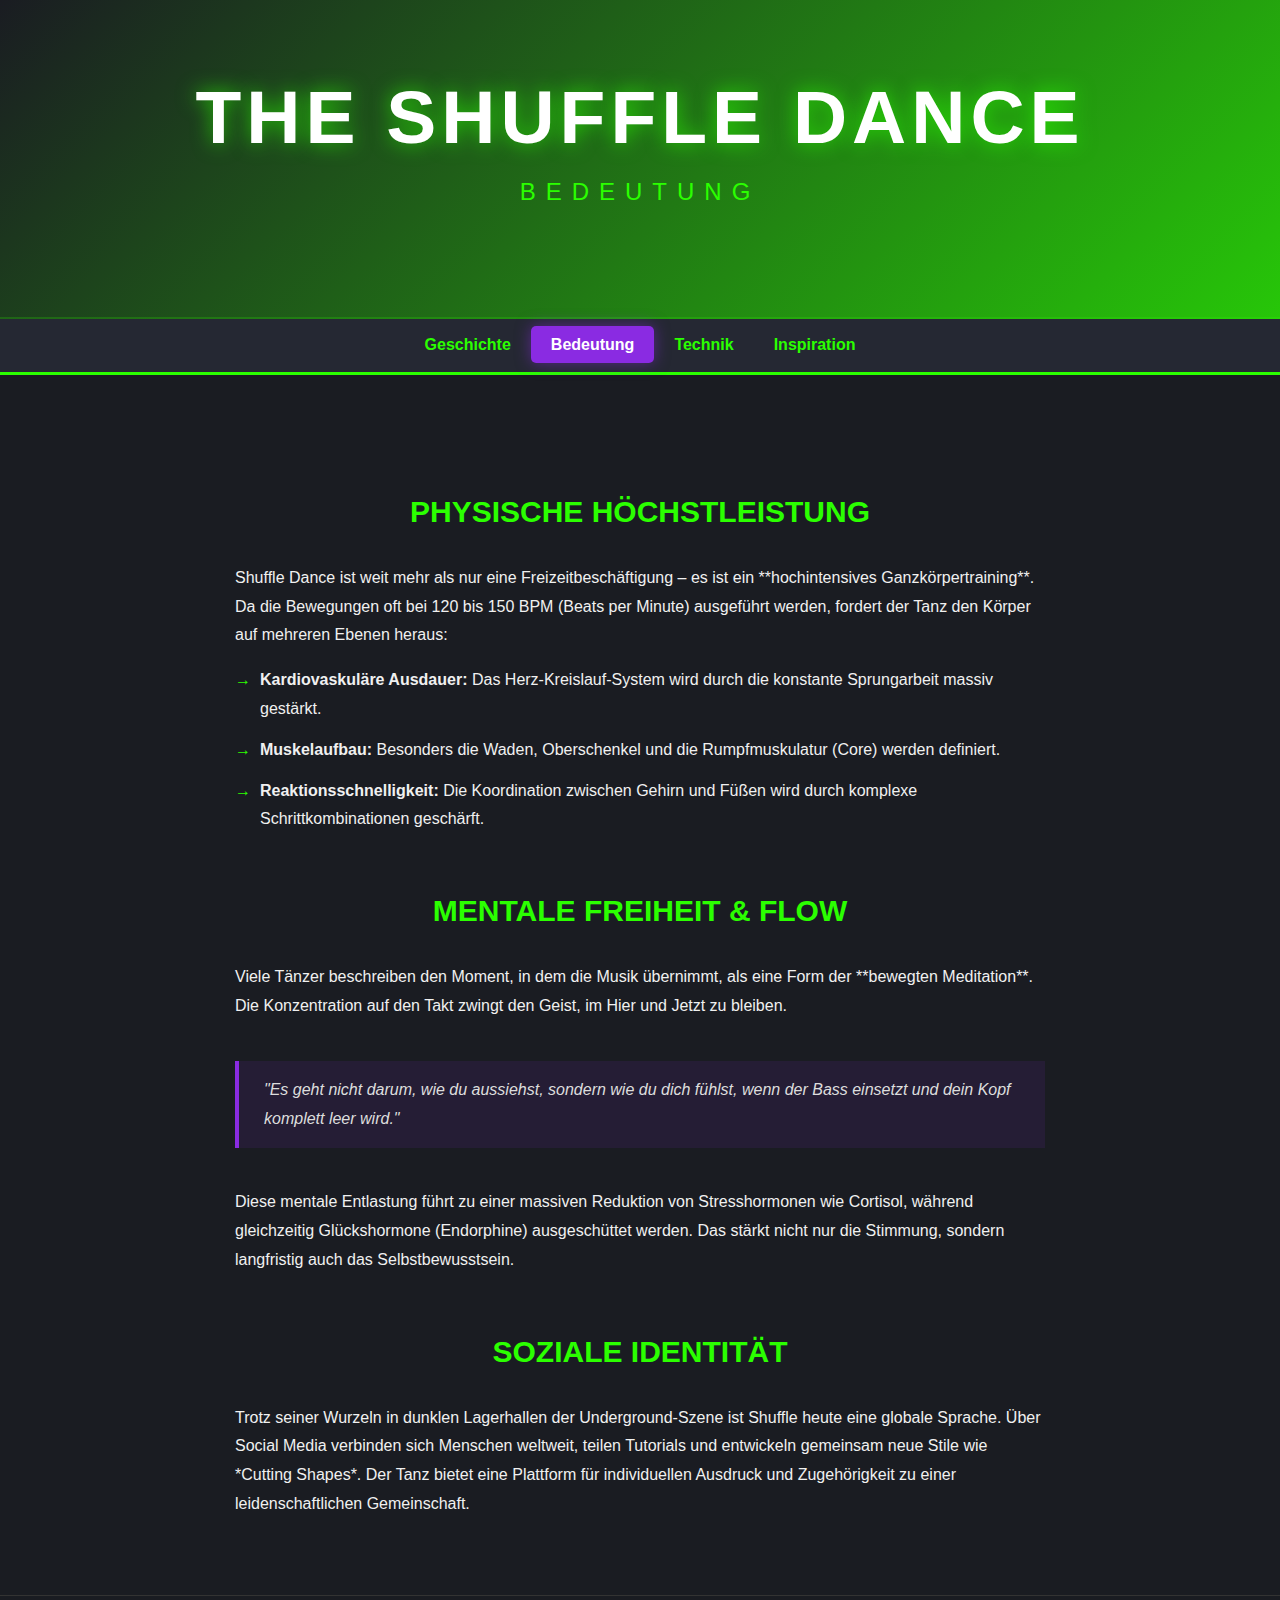
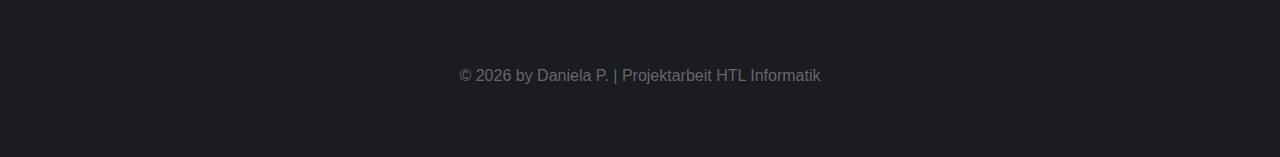
<file: bedeutung.html>
<!DOCTYPE html>
<html lang="de">
<head>
    <meta charset="UTF-8">
    <meta name="viewport" content="width=device-width, initial-scale=1.0">
    <title>Bedeutung | The Shuffle Dance</title>
    <link rel="stylesheet" href="style.css">
</head>
<body>

    <header>
        <div class="hero-text">
            <h1 class="glow-text">The Shuffle Dance</h1>
            <p class="tagline">Bedeutung</p>
        </div>
    </header>

    <nav>
        <ul>
            <li><a href="index.html">Geschichte</a></li>
            <li><a href="bedeutung.html" class="active">Bedeutung</a></li>
            <li><a href="technik.html">Technik</a></li>
            <li><a href="inspiration.html">Inspiration</a></li>
        </ul>
    </nav>

    <main class="text-section">
        <h2 class="subtitle">Physische Höchstleistung</h2>
        <p>
            Shuffle Dance ist weit mehr als nur eine Freizeitbeschäftigung – es ist ein **hochintensives Ganzkörpertraining**. Da die Bewegungen oft bei 120 bis 150 BPM (Beats per Minute) ausgeführt werden, fordert der Tanz den Körper auf mehreren Ebenen heraus:
        </p>

        <ul>
            <li><strong>Kardiovaskuläre Ausdauer:</strong> Das Herz-Kreislauf-System wird durch die konstante Sprungarbeit massiv gestärkt.</li>
            <li><strong>Muskelaufbau:</strong> Besonders die Waden, Oberschenkel und die Rumpfmuskulatur (Core) werden definiert.</li>
            <li><strong>Reaktionsschnelligkeit:</strong> Die Koordination zwischen Gehirn und Füßen wird durch komplexe Schrittkombinationen geschärft.</li>
        </ul>

        <h2 class="subtitle">Mentale Freiheit & Flow</h2>
        <p>
            Viele Tänzer beschreiben den Moment, in dem die Musik übernimmt, als eine Form der **bewegten Meditation**. Die Konzentration auf den Takt zwingt den Geist, im Hier und Jetzt zu bleiben.
        </p>

        <blockquote>
            "Es geht nicht darum, wie du aussiehst, sondern wie du dich fühlst, wenn der Bass einsetzt und dein Kopf komplett leer wird."
        </blockquote>

        <p>
            Diese mentale Entlastung führt zu einer massiven Reduktion von Stresshormonen wie Cortisol, während gleichzeitig Glückshormone (Endorphine) ausgeschüttet werden. Das stärkt nicht nur die Stimmung, sondern langfristig auch das Selbstbewusstsein.
        </p>

        <h2 class="subtitle">Soziale Identität</h2>
        <p>
            Trotz seiner Wurzeln in dunklen Lagerhallen der Underground-Szene ist Shuffle heute eine globale Sprache. Über Social Media verbinden sich Menschen weltweit, teilen Tutorials und entwickeln gemeinsam neue Stile wie *Cutting Shapes*. Der Tanz bietet eine Plattform für individuellen Ausdruck und Zugehörigkeit zu einer leidenschaftlichen Gemeinschaft.
        </p>
    </main>

    <footer>
        <p>&copy; 2026 by Daniela P. | Projektarbeit HTL Informatik</p>
    </footer>

</body>
</html>
</file>
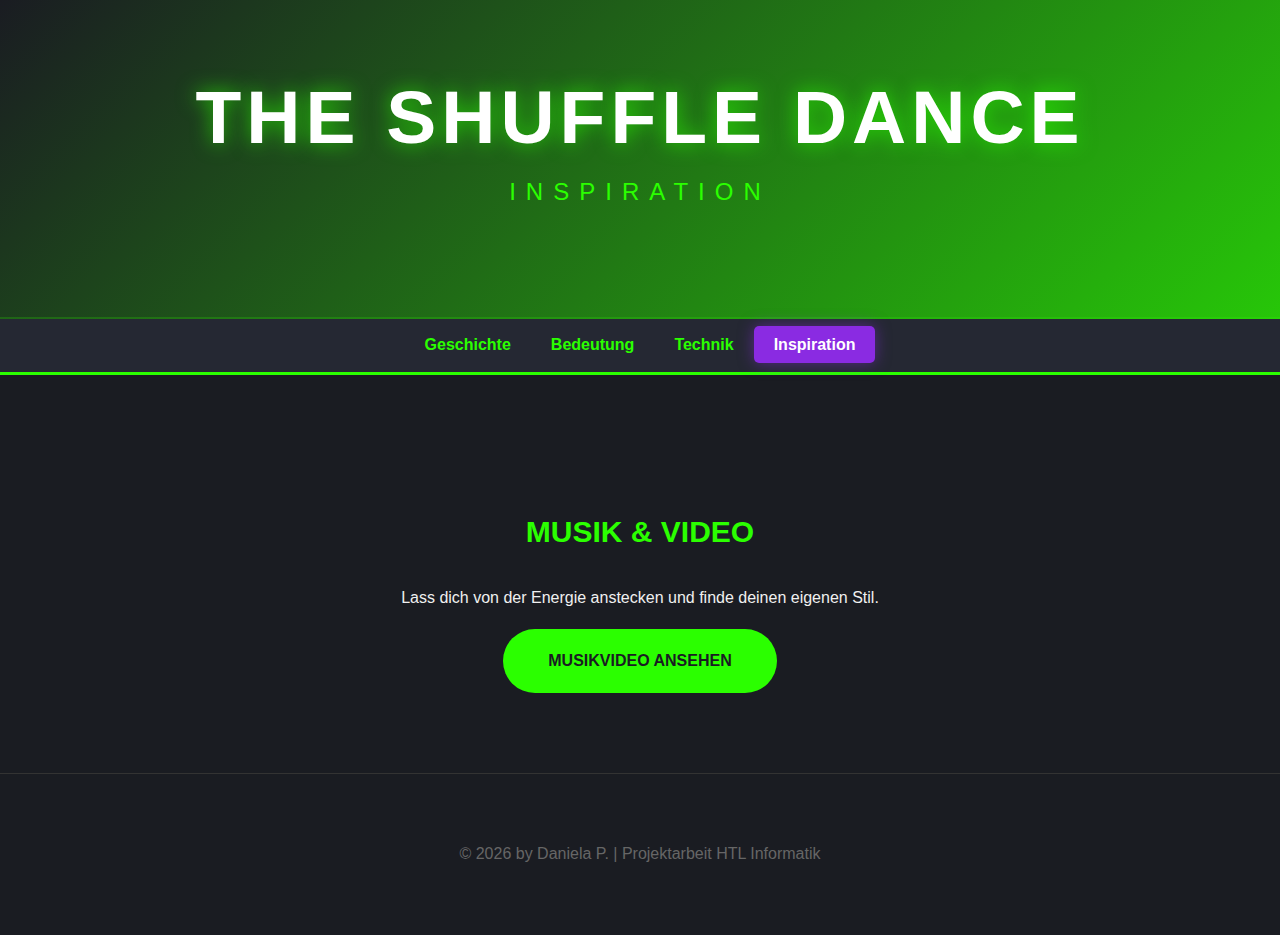
<file: inspiration.html>
<!DOCTYPE html>
<html lang="de">
<head>
    <meta charset="UTF-8">
    <meta name="viewport" content="width=device-width, initial-scale=1.0">
    <title>Inspiration | The Shuffle Dance</title>
    <link rel="stylesheet" href="style.css">
</head>
<body>
    <header>
        <div class="hero-text">
            <h1 class="glow-text">The Shuffle Dance</h1>
            <p class="tagline">Inspiration</p>
        </div>
    </header>

    <nav>
        <ul>
            <li><a href="index.html">Geschichte</a></li>
            <li><a href="bedeutung.html">Bedeutung</a></li>
            <li><a href="technik.html">Technik</a></li>
            <li><a href="inspiration.html" class="active">Inspiration</a></li>
        </ul>
    </nav>

    <main class="video-container">
        <h2 class="subtitle">Musik & Video</h2>
        <p>Lass dich von der Energie anstecken und finde deinen eigenen Stil.</p>
        <a href="https://www.youtube.com/watch?v=vWq-mIxvH3k" target="_blank" class="btn">Musikvideo ansehen</a>
    </main>

    <footer>
        <p>&copy; 2026 by Daniela P. | Projektarbeit HTL Informatik</p>
    </footer>
</body>
</html>
</file>
<file: style.css>
/* --- BASIS-STYLING --- */
* { 
    box-sizing: border-box; 
}

body {
    font-family: 'Segoe UI', Tahoma, Geneva, Verdana, sans-serif;
    margin: 0;
    line-height: 1.8;
    background-color: #1a1c22;
    color: #f0f0f0;
    scroll-behavior: smooth;
}

/* --- HEADER MIT HIERARCHIE --- */
header {
    background: linear-gradient(-45deg, #4b0082, #1a1c22, #2bff00, #1a1c22);
    background-size: 400% 400%;
    animation: gradientFlow 12s ease infinite;
    padding: 80px 20px; 
    text-align: center;
    border-bottom: 2px solid rgba(43, 255, 0, 0.2);
}

@keyframes gradientFlow {
    0% { background-position: 0% 50%; }
    50% { background-position: 100% 50%; }
    100% { background-position: 0% 50%; }
}

.glow-text {
    color: #ffffff;
    font-size: clamp(35px, 8vw, 75px); 
    margin: 0;
    text-transform: uppercase;
    font-weight: 900;
    letter-spacing: 5px;
    line-height: 1;
    text-shadow: 0 0 20px rgba(43, 255, 0, 0.7);
}

.tagline {
    display: block;
    color: rgb(43, 255, 0); 
    text-transform: uppercase;
    letter-spacing: 10px;
    font-weight: 400;
    font-size: clamp(14px, 2.5vw, 24px); 
    margin-top: 15px;
}

/* --- NAVIGATION --- */
nav {
    background: #252833;
    position: sticky;
    top: 0;
    z-index: 1000;
    border-bottom: 3px solid rgb(43, 255, 0);
}

nav ul {
    display: flex;
    justify-content: center;
    list-style: none;
    padding: 12px;
    margin: 0;
}

nav ul li a {
    color: rgb(43, 255, 0);
    text-decoration: none;
    font-weight: bold;
    padding: 10px 20px;
    transition: 0.3s ease;
}

nav ul li a:hover, 
nav ul li a.active {
    color: white;
    background: blueviolet;
    border-radius: 5px;
    box-shadow: 0 0 15px rgba(138, 43, 226, 0.5);
}

/* --- TEXT-STYLING (Geschichte & Bedeutung) --- */
.text-section {
    max-width: 850px;
    margin: 0 auto;
    padding: 60px 20px;
}

.subtitle {
    color: rgb(43, 255, 0);
    text-align: center;
    font-size: 30px;
    margin-top: 50px;
    text-transform: uppercase;
}

/* Spezial-Elemente für die Inhaltsseiten */
.text-section ul {
    list-style: none;
    padding: 0;
}

.text-section ul li {
    padding-left: 25px;
    position: relative;
    margin-bottom: 12px;
}

.text-section ul li::before {
    content: '→';
    position: absolute;
    left: 0;
    color: rgb(43, 255, 0);
    font-weight: bold;
}

blockquote {
    border-left: 4px solid blueviolet;
    margin: 40px 0;
    padding: 15px 25px;
    font-style: italic;
    background: rgba(138, 43, 226, 0.1);
    color: #ddd;
}

.main-image img {
    width: 100%;
    border-radius: 15px;
    border: 3px solid rgb(43, 255, 0);
    margin: 20px 0;
}

figcaption {
    color: #888;
    font-size: 0.9em;
    text-align: center;
}

/* --- CARDS (Technik) --- */
.grid-section { padding: 60px 0; }
.grid-container {
    display: grid;
    grid-template-columns: repeat(auto-fit, minmax(280px, 1fr));
    gap: 30px;
    max-width: 1100px;
    margin: 0 auto;
    padding: 20px;
}

.card {
    background: #2a2d37;
    border-radius: 15px;
    overflow: hidden;
    border-bottom: 5px solid #333;
    transition: 0.4s;
}

.card-img-container { height: 220px; overflow: hidden; }
.card-img-container img {
    width: 100%; height: 100%; object-fit: cover;
    filter: grayscale(100%); transition: 0.5s;
}

.card:hover { transform: translateY(-8px); border-bottom-color: rgb(43, 255, 0); }
.card:hover .card-img-container img { filter: grayscale(0%); }
.card h3 { padding: 20px 20px 0; color: rgb(43, 255, 0); margin: 0; }
.card p { padding: 10px 20px 25px; color: #ccc; }

/* --- BUTTONS --- */
.video-container { text-align: center; padding: 80px 20px; }
.btn {
    display: inline-block;
    background: rgb(43, 255, 0);
    color: #1a1c22;
    padding: 18px 45px;
    text-decoration: none;
    border-radius: 50px;
    font-weight: 900;
    text-transform: uppercase;
    transition: 0.3s;
}

.btn:hover { background: blueviolet; color: white; transform: scale(1.05); }

/* --- FOOTER --- */
footer {
    padding: 50px;
    text-align: center;
    color: #666;
    border-top: 1px solid #333;
}

/* --- MOBILE --- */
@media (max-width: 600px) {
    nav ul { flex-direction: column; align-items: center; gap: 10px; }
}
</file>
